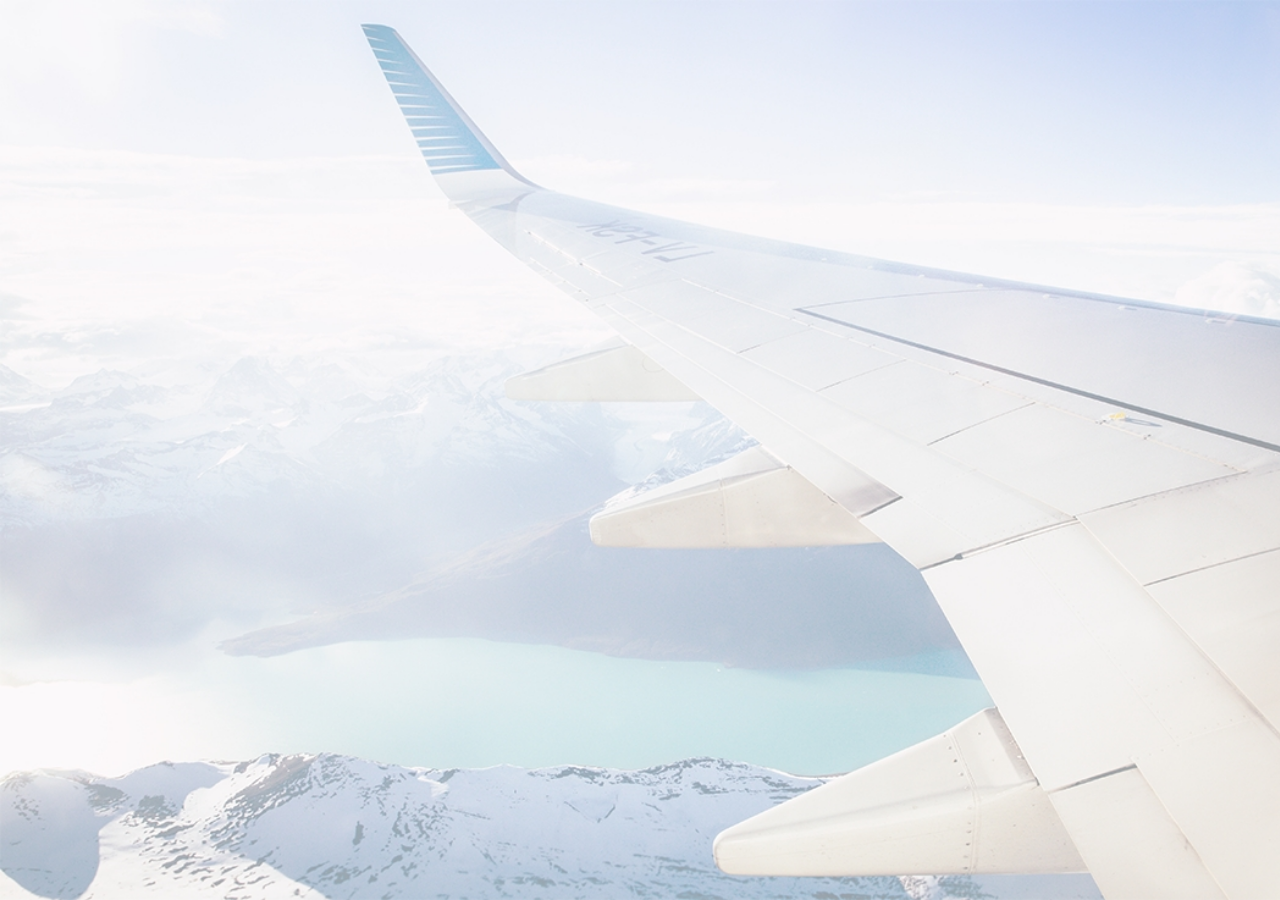
<file: index.html>
<!DOCTYPE html>
<html lang="ru">
<head>
    <meta charset="UTF-8">
    <meta name="viewport" content="width=device-width, initial-scale=1.0">
    <meta http-equiv="X-UA-Compatible" content="ie=edge">
    <link rel="stylesheet" type="text/css" href="./css/style.css">
    <link rel="stylesheet" type="text/css" href="/css/layout/normalize.css">
    <link rel="shortcut icon" type="image/png" href="./img/favicon.ico"/>
    <title>Airplanet</title>
</head>
<body>
    <div class="intro">
        <div class="intro__animation">
            <div class="intro-logo bounce">
                <a class="intro__logo-link" href="main.html">
                    <img class="intro__logo-img" src="./img/logo_intro.png" alt="Логотип Airplanet">
                </a>
                <a class="intro__logo-button" href="main.html">Перейти на сайт</a>
                
            </div>
        </div>
    </div>
    
</body>
</html>
</file>
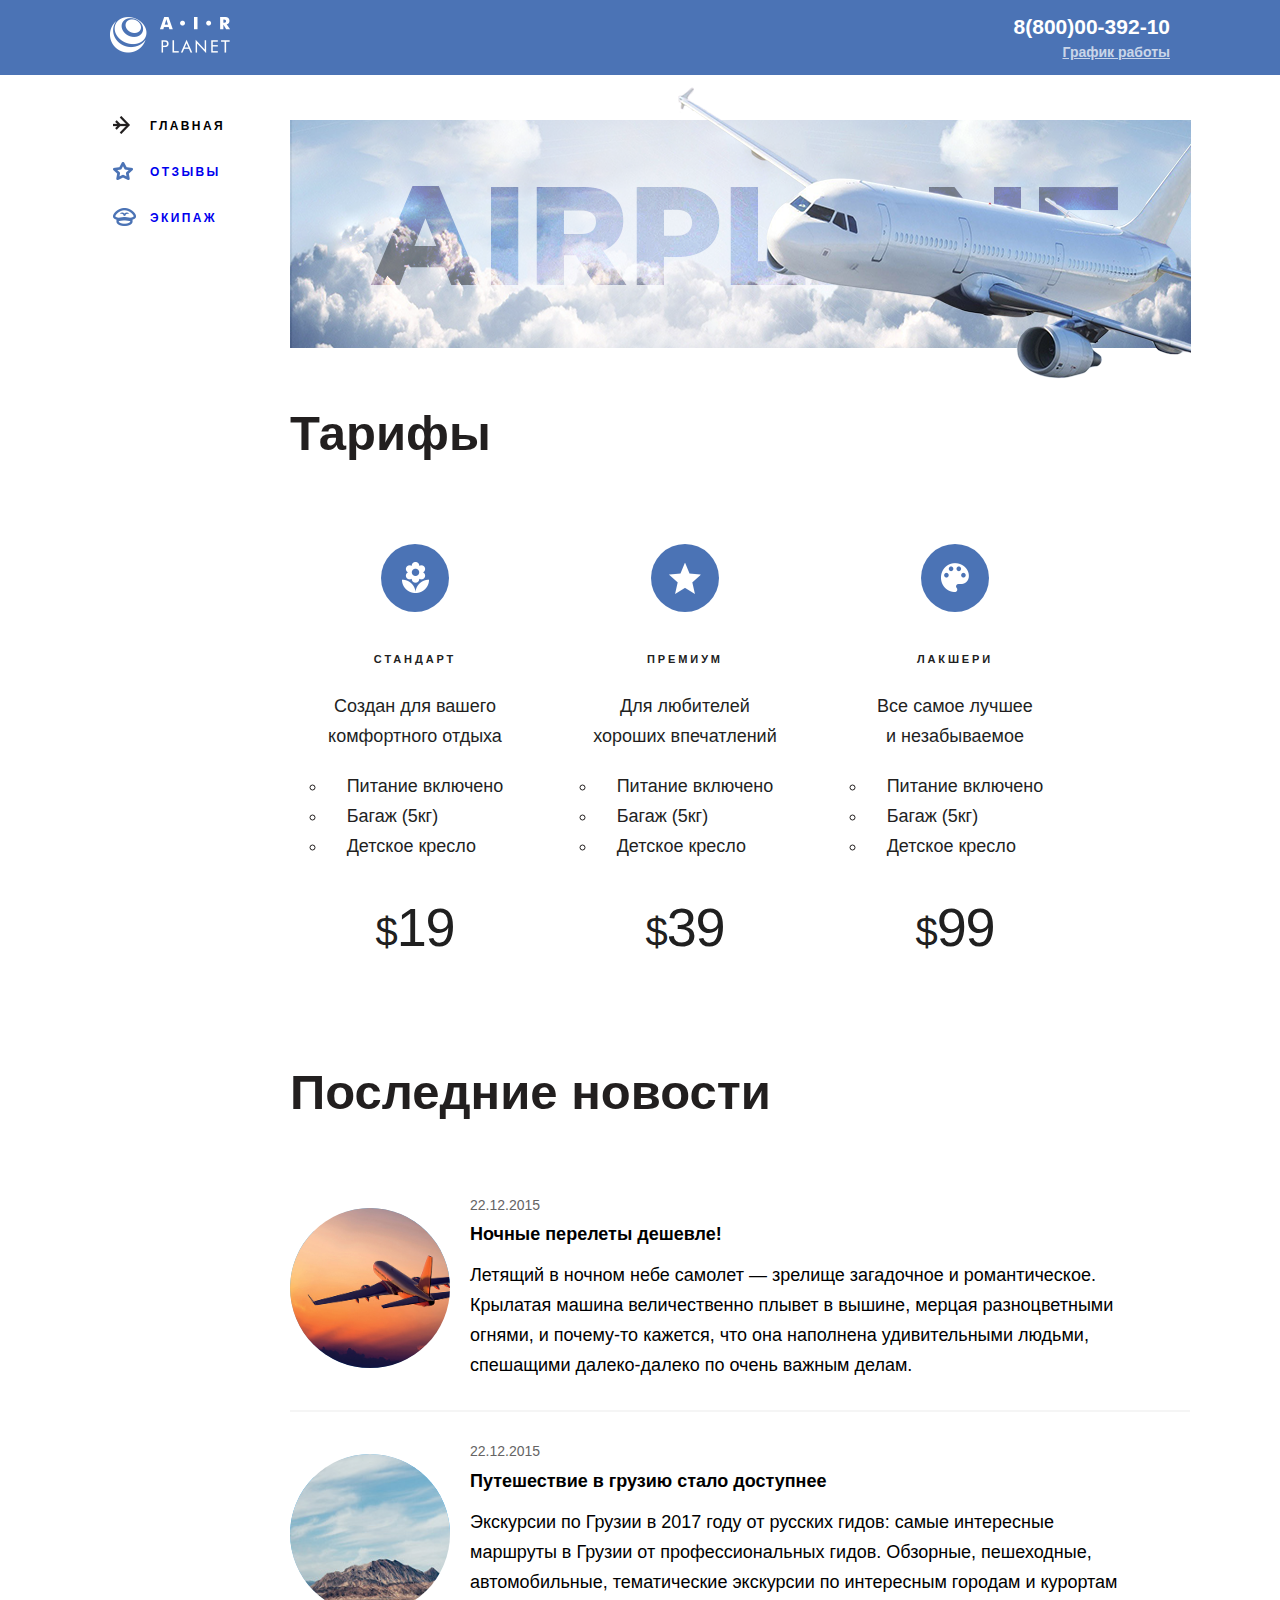
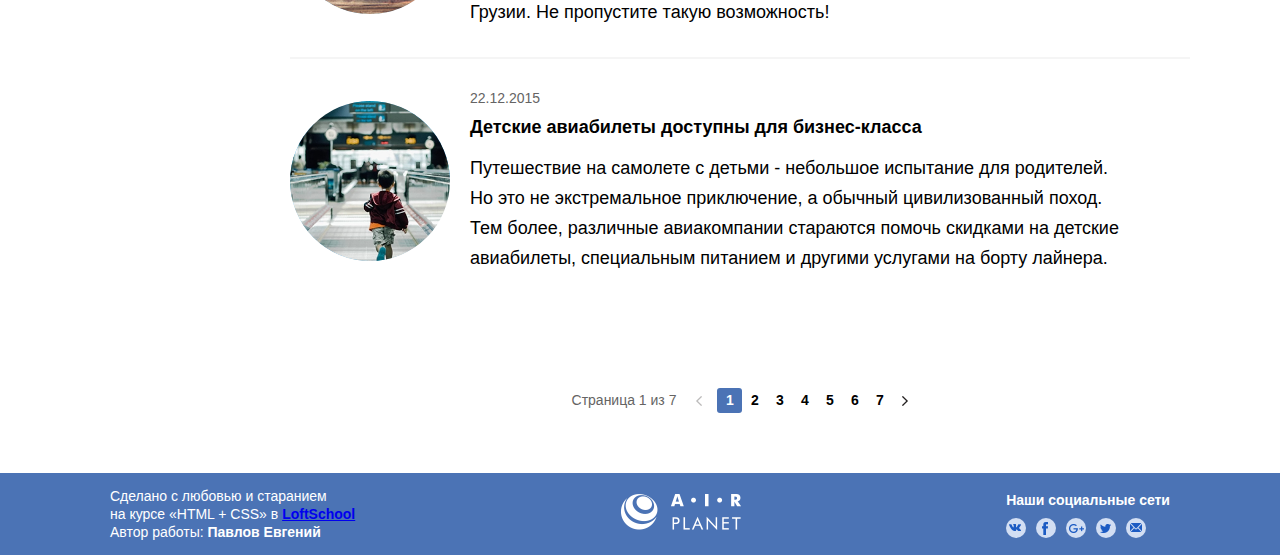
<file: main.html>
<!DOCTYPE html>
<html lang="ru">

<head>
    <meta charset="UTF-8">
    <meta name="viewport" content="width=device-width, initial-scale=1.0">
    <meta http-equiv="X-UA-Compatible" content="ie=edge">
    <link rel="stylesheet" type="text/css" href="./css/layout/normalize.css">
    <link rel="stylesheet" type="text/css" href="./css/style.css">
    <link rel="shortcut icon" type="image/png" href="./img/favicon.ico">
    <title>Airplanet</title>
</head>

<body>
    <div class="wrapper">
        <header class="header">
            <div class="conteiner">
                <!-- Лого шапки -->
                <div class="logo">
                    <a class="logo__link">
                        <img class="logo__img" src="./img/logo_header.png" alt="Логотип">
                    </a>
                </div>
                <!-- Закрытие лого шапки -->
                <!-- Контакты шапки -->
                <div class="header__contacts">
                    <address class="header__phone"><a href="tel:+88000039210">8(800)00-392-10</a></address>
                    <div class="header__work-time">График работы
                        <div class="header__dropdown">
                            <span class="header__week">пн-вс: 09-00-20:00</span>
                            <span class="header__dinner">обед: 14:00-14:30</span>
                        </div>
                    </div>
                    
                </div>
                <!--Закрытие контактов -->
            </div>
        </header>
        <main class="main">
        <div class="conteiner">
            <aside class="sidebar">
                <nav class="nav">
                    <ul class="nav__list">
                        <li class="nav__item"><a class="nav__link nav__link--active">Главная</a></li>
                        <li class="nav__item"><a class="nav__link" href="reviews.html">Отзывы</a></li>
                        <li class="nav__item"><a class="nav__link" href="team.html">Экипаж</a></li>
                    </ul>
                </nav>
            </aside>
          
                <h1 class="visually__hidden">Авиакомпания Airplanet</h1>
                <div class="main__conteiner">
                    <div class="main__img">
                        <img class="main__banner" src="./img/Photo.png" alt="Баннер Airplanet">
                    </div>
                    <!--Тарифы -->
                    <section class="tariffs">
                        <h2 class="title">Тарифы</h2>
                        <ul class="tariffs__conteiner">
                            
                            <li class="tariffs__item">
                                <div class="tariffs__icon tariffs__icon--flower">
                                </div>
                                <h3 class="tariffs__title">Стандарт</h3>
                                <p class="tariffs__subtitle">Создан для вашего <br> комфортного отдыха</p>
                                <ul class="tariffs__list">
                                    <li class="tariffs_list--item">Питание включено</li>
                                    <li class="tariffs_list--item">Багаж (5кг)</li>
                                    <li class="tariffs_list--item">Детское кресло</li>
                                </ul>
                                <span class="tariffs__price">19</span>
                            </li>
                            <li class="tariffs__item">
                                <div class="tariffs__icon tariffs__icon--star">
                                </div>
                                <h3 class="tariffs__title">Премиум</h3>
                                <p class="tariffs__subtitle">Для любителей<br> хороших впечатлений</p>
                                <ul class="tariffs__list">
                                    <li class="tariffs_list--item">Питание включено</li>
                                    <li class="tariffs_list--item">Багаж (5кг)</li>
                                    <li class="tariffs_list--item">Детское кресло</li>
                                </ul>
                                <span class="tariffs__price">39</span>
                            </li>
                            <li class="tariffs__item">
                                <div class="tariffs__icon tariffs__icon--paint">
                                </div>
                                <h3 class="tariffs__title">Лакшери</h3>
                                <p class="tariffs__subtitle">Все самое лучшее<br> и незабываемое</p>
                                <ul class="tariffs__list">
                                    <li class="tariffs_list--item">Питание включено</li>
                                    <li class="tariffs_list--item">Багаж (5кг)</li>
                                    <li class="tariffs_list--item">Детское кресло</li>
                                </ul>
                                <span class="tariffs__price">99</span>
                            </li>
                        </ul>
                    </section>
                    <!-- Закрытие тарифов -->
                    
                    <section class="news-and-reviews">
                        <h2 class="title">Последние новости</h2>
                            <ul class="news-and-reviews__list">
                                <li class="news-and-reviews__item">
                                    <div class="news-and-reviews__photo">
                                        <img class="news-and-reviews__avatar" src="./img/photo-1.jpg" alt="Самолёт">
                                    </div>
                                    <div class="news-and-reviews__block">
                                        <time class="news-and-reviews__time datetime="2015-12-22">22.12.2015</time>
                                        <h3 class="news-and-reviews__title">Ночные перелеты дешевле!</h3>
                                        <p class="news-and-reviews__text"> Летящий в ночном небе самолет
                                            — зрелище загадочное и романтическое. Крылатая машина величественно
                                            плывет в вышине, мерцая разноцветными огнями, и почему-то кажется, что она наполнена
                                            удивительными людьми, спешащими далеко-далеко
                                            по очень важным делам.
                                        </p>

                                    </div>
                                </li>
                            <!-- News-item-end -->
                        
                                <li class="news-and-reviews__item">
                                    <div class="news-and-reviews__photo">
                                        <img class="news-and-reviews__avatar" src="./img/photo-2.jpg" alt="Горы">
                                    </div>
                                    <div class="news-and-reviews__block">
                                        <time class="news-and-reviews__time datetime="2015-12-22">22.12.2015</time>
                                        <h3 class="news-and-reviews__title">Путешествие в грузию стало доступнее</h3>
                                        <p class="news-and-reviews__text"> Экскурсии по Грузии в 2017 году от русских гидов:
                                            самые интересные маршруты в Грузии от профессиональных гидов. Обзорные, пешеходные,
                                            автомобильные,
                                            тематические экскурсии по интересным городам и курортам Грузии. Не пропустите такую
                                            возможность!
                                        </p>

                                    </div>

                                </li>
                            <!-- News-item-end -->
                                <li class="news-and-reviews__item">
                                    <div class="news-and-reviews__photo">
                                        <img class="news-and-reviews__avatar" src="./img/photo-3.jpg" alt="Аэропорт">
                                    </div>
                                    <div class="news-and-reviews__block">
                                        <time class="news-and-reviews__time datetime="2015-12-22">22.12.2015</time>
                                        <h3 class="news-and-reviews__title">Детские авиабилеты доступны для бизнес-класса</h3>
                                        <p class="news-and-reviews__text">
                                            Путешествие на самолете с детьми - небольшое испытание для родителей.
                                            Но это не экстремальное приключение, а обычный цивилизованный поход.
                                            Тем более, различные авиакомпании стараются помочь скидками на детские авиабилеты,
                                            специальным питанием и другими услугами на борту лайнера.
                                        </p>
                                    </div>
                                </li>
                                <!-- News-item-end -->
                        </ul>
                    </section>
                        <!-- News-end -->
                    <div class="pagination">
                        <!-- Пагинация -->
                        <div class="pagination__title">
                            <p>Страница 1 из 7</p>
                        </div>
                        <div class="pagination__arrow--back"></div>
                        <ul class="pagination__list">
                            <li class="pagination__item pagination__item--active"> <a class="pagination__link pagination__link--active" href="#">1</a></li>
                            <li class="pagination__item"><a class="pagination__link" href="#">2</a></li>
                            <li class="pagination__item"><a class="pagination__link" href="#">3</a></li>
                            <li class="pagination__item"><a class="pagination__link" href="#">4</a></li>
                            <li class="pagination__item"><a class="pagination__link" href="#">5</a></li>
                            <li class="pagination__item"><a class="pagination__link" href="#">6</a></li>
                            <li class="pagination__item"><a class="pagination__link" href="#">7</a></li>
                        </ul>
                    </div>
        
        </div>
        <!-- Main-conteiner -->
        </div>
        </main>

    
    
    <!-- Main-conteiner-end -->
        <footer class="footer">
            <div class="conteiner">
                <p class="footer__about">
                    Сделано с любовью и старанием<br>
                    на курсе «HTML + CSS» в <a class="footer_about--link"
                        href="https://loftschool.com">LoftSchool</a><br>
                    Автор работы:<span class="footer__about--name"> Павлов Евгений</span>
                </p>
                <div class="logo">
                    <a class="logo__link"><img class="logo__img" src="./img/logo_header.png" alt="Airplanet"></a>
                </div>
                <div class="social">
                    <h4 class="social__title">Наши социальные сети</h4>
                        <ul class="social__list">
                            <li class="social__item "><a class="social__link social__link--vk" href="#"></a></li>
                            <li class="social__item "><a class="social__link social__link--facebook" href="#"></a></li>
                            <li class="social__item "><a class="social__link social__link--google" href="#"></a></li>
                            <li class="social__item "><a class="social__link social__link--twitter" href="#"></a></li>
                            <li class="social__item "><a class="social__link social__link--mail" href="#"></a></li>
                        </ul>
                </div>
            </div>
        </footer>
    </div>
    <!---conteiner-end -->

<!-- Wrapper-end -->
</body>

</html>
</file>
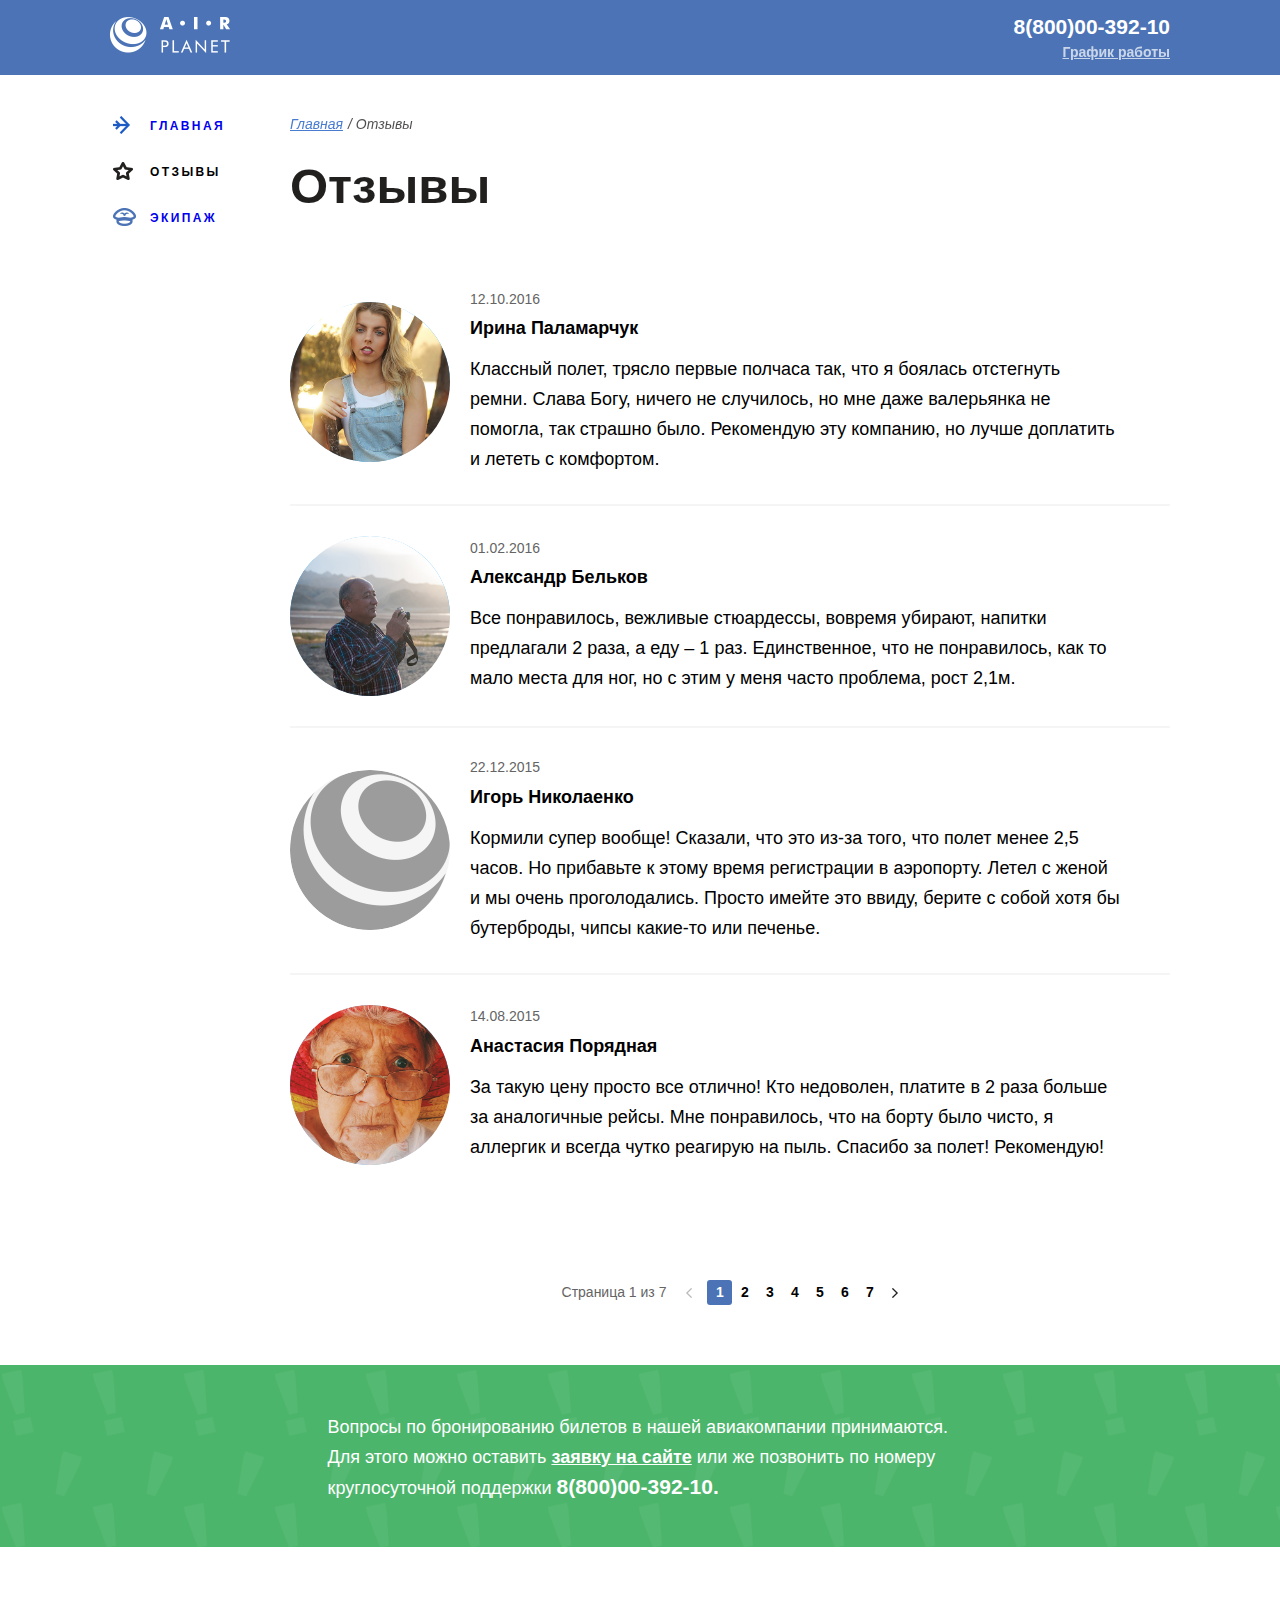
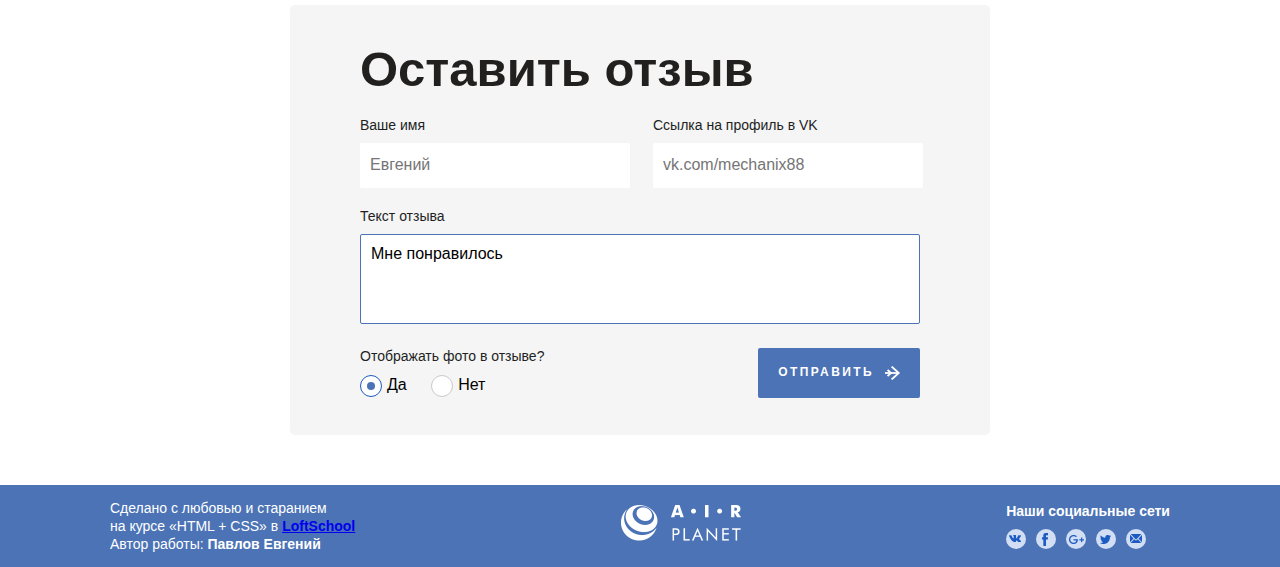
<file: reviews.html>
<!DOCTYPE html>
<html lang="ru">

<head>
    <meta charset="UTF-8">
    <meta name="viewport" content="width=device-width, initial-scale=1.0">
    <meta http-equiv="X-UA-Compatible" content="ie=edge">
    <link rel="stylesheet" type="text/css" href="./css/style.css">
    <link rel="stylesheet" type="text/css" href="./css/layout/normalize.css">
    <link rel="shortcut icon" type="image/png" href="./img/favicon.ico"/>
    <title>Airplanet</title>
</head>

<body>
    <div class="wrapper">
        <header class="header">
            <div class="conteiner">
                <!-- Лого шапки -->
                <div class="logo">
                    <a class="logo__link" href="main.html">
                        <img class="logo__img" src="./img/logo_header.png" alt="Логотип">
                    </a>
                </div>
                <!-- Закрытие лого шапки -->
                <!-- Контакты шапки -->
                <div class="header__contacts">
                    <address class="header__phone"><a href="tel:+88000039210">8(800)00-392-10</a></address>
                    <div  class="header__work-time">График работы
                        <div class="header__dropdown">
                            <span class="header__week">пн-вс: 09-00-20:00</span>
                            <span class="header__dinner">обед: 14:00-14:30</span>
                        </div>
                    </div>
                </div>
                <!--Закрытие контактов -->
            </div>
        </header>
        <main class="main">
            <div class="conteiner">
                <aside class="sidebar">
                    <nav class="nav">
                        <ul class="nav__list">
                            <li class="nav__item"><a class="nav__link " href="main.html">Главная</a></li>
                            <li class="nav__item"><a class="nav__link nav__link--active">Отзывы</a></li>
                            <li class="nav__item"><a class="nav__link " href="team.html">Экипаж</a></li>
                        </ul>
                    </nav>
                </aside>
                <div class="main__conteiner">
                    <ul class="breadcrumbs">
                        <li class="breadcrumbs__list"><a class="breadcrumbs__link" href="main.html">Главная</a></li>
                        <li class="breadcrumbs__list"><a class="breadcrumbs__link breadcrumbs__link--active">/
                                Отзывы</a></li>
                    </ul>

                    <section class="news-and-reviews">
                        <h1 class="title">Отзывы</h1>
                        <ul class="news-and-reviews__list news-and-reviews--reviews">
                            <li class="news-and-reviews__item">
                                <div class="news-and-reviews__photo">
                                    <img class="news-and-reviews__avatar" src="./img/reviews-img-1.jpg" alt="Самолёт">
                                </div>
                                <div class="news-and-reviews__block">
                                    <time class="news-and-reviews__time datetime=" 2016-10-12">12.10.2016</time>
                                    <h3 class="news-and-reviews__title">Ирина Паламарчук</h3>
                                    <p class="news-and-reviews__text"> Классный полет, трясло первые полчаса так, что я
                                        боялась отстегнуть ремни. Слава Богу, ничего не случилось, но мне даже
                                        валерьянка не помогла, так страшно было. Рекомендую эту компанию, но лучше
                                        доплатить и лететь с комфортом.
                                    </p>

                                </div>
                            </li>
                            <!-- News-item-end -->

                            <li class="news-and-reviews__item">
                                <div class="news-and-reviews__photo">
                                    <img class="news-and-reviews__avatar" src="./img/reviews-img-2.jpg" alt="Горы">
                                </div>
                                <div class="news-and-reviews__block">
                                    <time class="news-and-reviews__time datetime=" 2015-02-01">01.02.2016</time>
                                    <h3 class="news-and-reviews__title">Александр Бельков</h3>
                                    <p class="news-and-reviews__text"> Все понравилось, вежливые стюардессы, вовремя
                                        убирают, напитки предлагали 2 раза, а еду – 1 раз. Единственное, что не
                                        понравилось, как то мало места для ног, но с этим у меня часто проблема, рост
                                        2,1м.
                                    </p>

                                </div>

                            </li>
                            <!-- News-item-end -->
                            <li class="news-and-reviews__item">
                                <div class="news-and-reviews__photo news-and-reviews__photo--empty-photo">
                                </div>
                                <div class="news-and-reviews__block">
                                    <time class="news-and-reviews__time datetime=" 2015-12-22">22.12.2015</time>
                                    <h3 class="news-and-reviews__title">Игорь Николаенко</h3>
                                    <p class="news-and-reviews__text">
                                        Кормили супер вообще! Сказали, что это из-за того, что полет менее 2,5 часов. Но
                                        прибавьте к этому время регистрации в аэропорту. Летел с женой и мы очень
                                        проголодались. Просто имейте это ввиду, берите с собой хотя бы бутерброды, чипсы
                                        какие-то или печенье.
                                    </p>
                                </div>
                            </li>
                            <li class="news-and-reviews__item">
                                <div class="news-and-reviews__photo">
                                    <img class="news-and-reviews__avatar" src="./img/reviews-img-4.jpg" alt="Аэропорт">
                                </div>
                                <div class="news-and-reviews__block">
                                    <time class="news-and-reviews__time datetime=" 2015-08-14">14.08.2015</time>
                                    <h3 class="news-and-reviews__title">Анастасия Порядная</h3>
                                    <p class="news-and-reviews__text">
                                        За такую цену просто все отлично! Кто недоволен, платите в 2 раза больше за
                                        аналогичные рейсы. Мне понравилось, что на борту было чисто, я аллергик и всегда
                                        чутко реагирую на пыль. Спасибо за полет! Рекомендую!
                                    </p>
                                </div>
                            </li>
                        </ul>
                    </section>
                    <div class="pagination">
                        <!-- Пагинация -->
                        <div class="pagination__title">
                            <p>Страница 1 из 7</p>
                        </div>
                        <div class="pagination__arrow--back"></div>
                        <ul class="pagination__list">
                            <li class="pagination__item pagination__item--active"> <a
                                    class="pagination__link pagination__link--active" href="#">1</a></li>
                            <li class="pagination__item"><a class="pagination__link" href="#">2</a></li>
                            <li class="pagination__item"><a class="pagination__link" href="#">3</a></li>
                            <li class="pagination__item"><a class="pagination__link" href="#">4</a></li>
                            <li class="pagination__item"><a class="pagination__link" href="#">5</a></li>
                            <li class="pagination__item"><a class="pagination__link" href="#">6</a></li>
                            <li class="pagination__item"><a class="pagination__link" href="#">7</a></li>
                        </ul>
                    </div>
                </div>
            </div>
            <section class="booking">
                <p class="booking__text"> Вопросы по бронированию билетов в нашей авиакомпании принимаются.
                    Для этого можно оставить <a class="booking__link" href="#">заявку на сайте</a> или же позвонить по
                    номеру круглосуточной поддержки <a class="header__phone"
                        href="tel:+88000039210">8(800)00-392-10.</a></p>
            </section>

            <div class="conteiner">
                <section class="reviews">
                    <div class="review__block">
                        <h2 class="title">Оставить отзыв</h2>
                        <form action="#" class="form reviews__form">
                            <div class="form__row">
                                <div class="form__group">
                                    <label for="name" class="form__label">Ваше имя</label>
                                    <input id="name" placeholder="Евгений" class="form__input" type="text">

                                </div>
                                <div class="form__group">
                                    <label for="vk" class="form__label">Ссылка на профиль в VK</label>
                                    <input id="vk" placeholder="vk.com/mechanix88" class="form__input" type="text">
                                </div>
                            </div>

                            <div class="form__row">
                                <div class="form__group">
                                    <label class="form__label">Текст отзыва</label>
                                    <textarea class="form__text">Мне понравилось</textarea>

                                </div>
                            </div>


                            <div class="form__radio-row">
                                <div class="form__radio">
                                    <p class="form__question">Отображать фото в отзыве?</p>
                                    <input class="form__radio-input" id="yes" type="radio" name="review" checked><label
                                        class="form__radio-label" for="yes" tabindex="0">Да</label>
                                    <input class="form__radio-input" id="no" type="radio" name="review" tabindex="0"><label
                                        class="form__radio-label" for="no" tabindex="0">Нет</label>
                                </div>
                                <button class="button" type="submit">Отправить</button>



                            </div>
                        </form>
                    </div>
                </section>
            </div>                   
        </main>
    <footer class="footer">
        <div class="conteiner">
            <p class="footer__about">
                Сделано с любовью и старанием<br>
                на курсе «HTML + CSS» в <a class="footer_about--link" href="https://loftschool.com">LoftSchool</a><br>
                Автор работы:<span class="footer__about--name"> Павлов Евгений</span>
            </p>
            <div class="logo">
                <a class="logo__link" href="main.html"><img class="logo__img" src="./img/logo_header.png"
                        alt="Airplanet"></a>
            </div>
            <div class="social">
                <h4 class="social__title">Наши социальные сети</h4>
                <ul class="social__list">
                    <li class="social__item "><a class="social__link social__link--vk" href="#"></a></li>
                    <li class="social__item "><a class="social__link social__link--facebook" href="#"></a></li>
                    <li class="social__item "><a class="social__link social__link--google" href="#"></a></li>
                    <li class="social__item "><a class="social__link social__link--twitter" href="#"></a></li>
                    <li class="social__item "><a class="social__link social__link--mail" href="#"></a></li>
                </ul>
            </div>
        </div>
    </footer>

    <!-- Main-conteiner-end -->
    </div>
    <!-- Wrapper-end -->
</body>

</html>
</file>
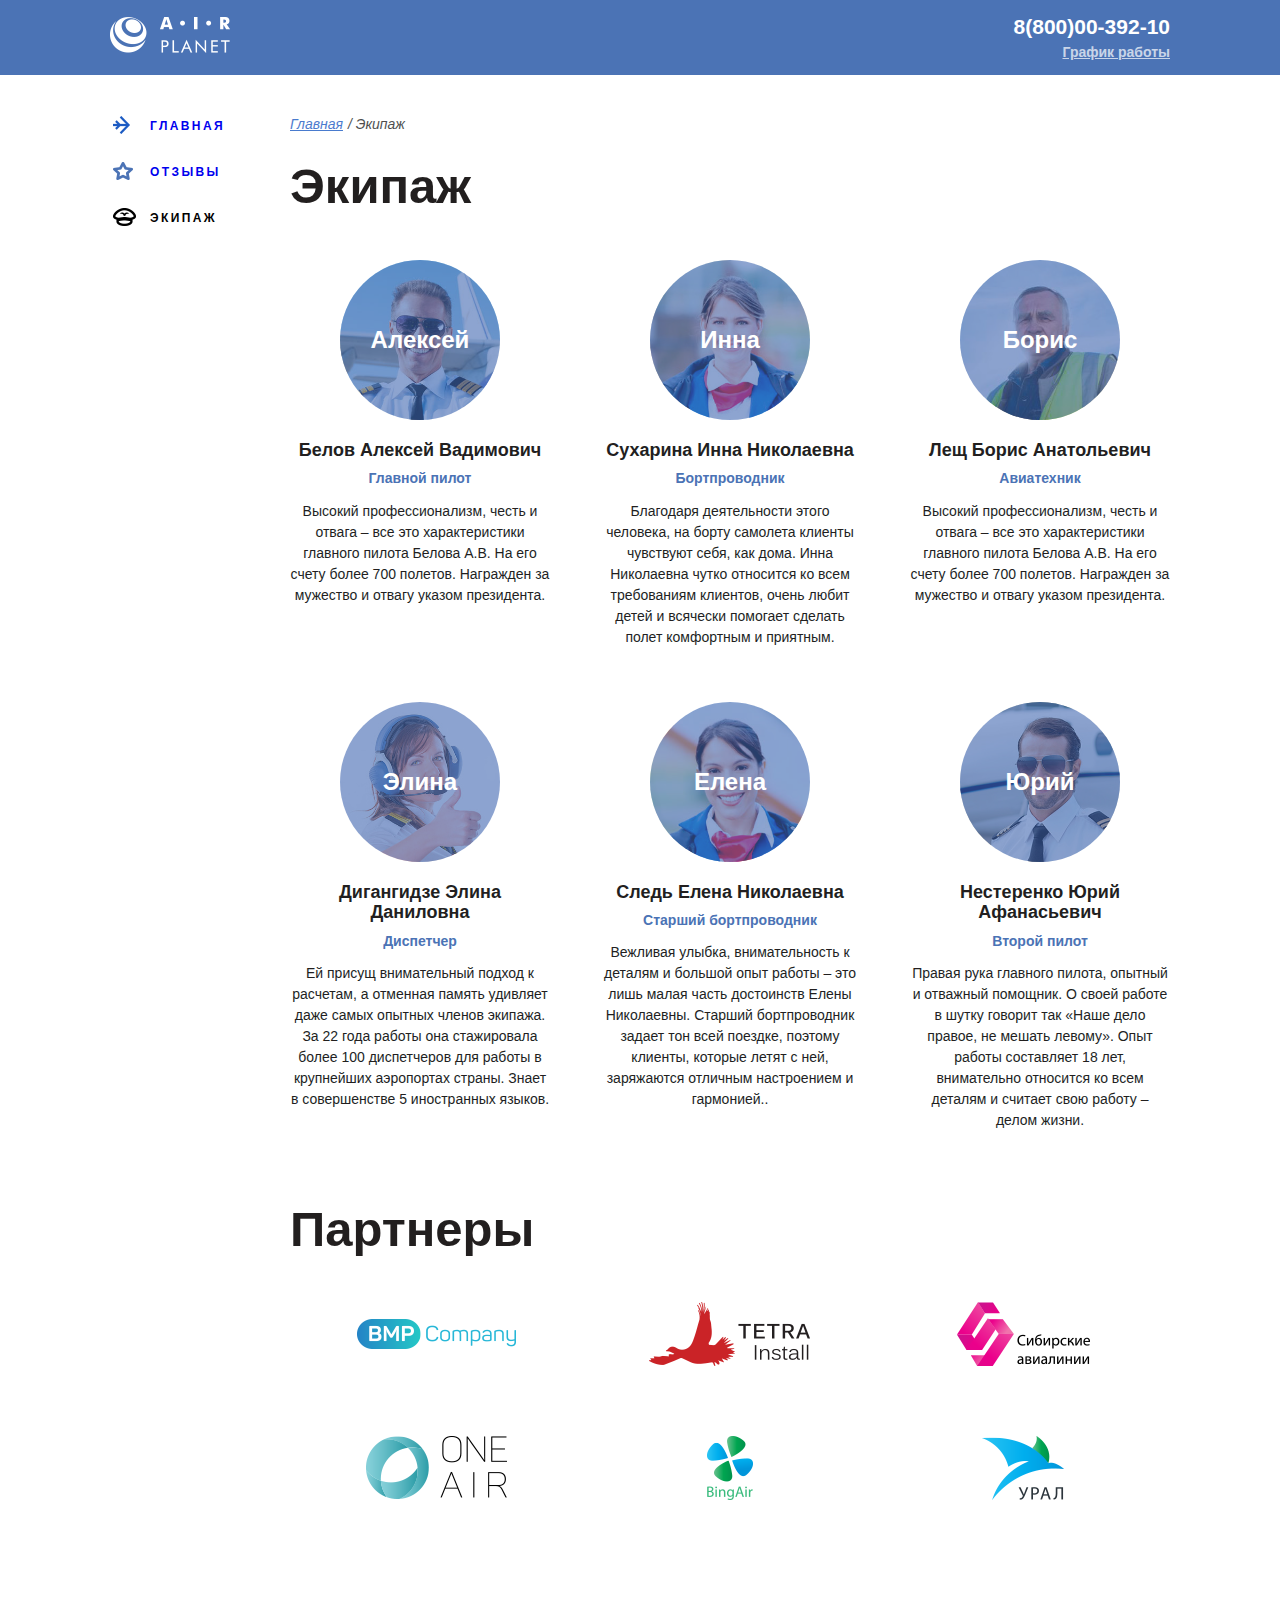
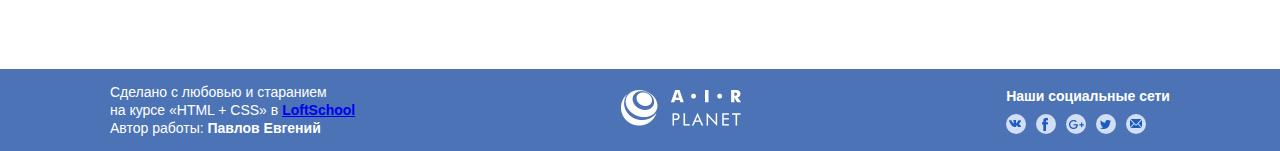
<file: team.html>
<!DOCTYPE html>
<html lang="ru">

<head>
    <meta charset="UTF-8">
    <meta name="viewport" content="width=device-width, initial-scale=1.0">
    <meta http-equiv="X-UA-Compatible" content="ie=edge">
    <link rel="stylesheet" type="text/css" href="./css/style.css">
    <link rel="stylesheet" type="text/css" href="./css/layout/normalize.css">
    <link rel="shortcut icon" type="image/png" href="./img/favicon.ico"/>
    <title>Airplanet</title>
</head>

<body>
    <div class="wrapper">
        <header class="header">
            <div class="conteiner">
                <!-- Лого шапки -->
                <div class="logo">
                    <a class="logo__link" href="main.html">
                        <img class="logo__img" src="./img/logo_header.png" alt="Логотип">
                    </a>
                </div>
                <!-- Закрытие лого шапки -->
                <!-- Контакты шапки -->
                <div class="header__contacts">
                    <address><a class="header__phone" href="tel:+88000039210">8(800)00-392-10</a></address>
                    <div  class="header__work-time">График работы
                        <div class="header__dropdown">
                            <span class="header__week">пн-вс: 09-00-20:00</span>
                            <span class="header__dinner">обед: 14:00-14:30</span>
                        </div>
                    </div>
                </div>
                <!--Закрытие контактов -->
            </div>
        </header>
    <main class="main">
        <div class="conteiner">
            <aside class="sidebar">
                <nav class="nav">
                    <ul class="nav__list">
                        <li class="nav__item"><a class="nav__link " href="main.html">Главная</a></li>
                        <li class="nav__item"><a class="nav__link" href="reviews.html">Отзывы</a></li>
                        <li class="nav__item"><a class="nav__link nav__link--active" >Экипаж</a></li>
                    </ul>
                </nav>
            </aside>
                <div class="main__conteiner">
                    <ul class="breadcrumbs">
                        <li class="breadcrumbs__list"><a class="breadcrumbs__link" href="main.html">Главная</a></li>
                        <li class="breadcrumbs__list"><a class="breadcrumbs__link breadcrumbs__link--active" >/ Экипаж</a></li>
                    </ul>
                <section class="team">
                    <h1 class="title">Экипаж</h1>
                        <ul class="team__list" >
                            <li class="team__item">
                                <div class="team__img">
                                    <img class="team__avatar" src="./img/Alex.jpg" alt="Главной пилот">
                                    <span class="team__name">Алексей</span>
                                </div>
                                    <h3 class="team__title">Белов Алексей Вадимович</h3>
                                    <h4 class="team__subtitle">Главной пилот</h4>
                                    <p class="team__description"> Высокий профессионализм, честь и отвага – все это характеристики главного пилота Белова А.В. На его счету более 700 полетов. Награжден за мужество и отвагу указом президента.</p>
                            </li>
                            <li class="team__item">
                                    <div class="team__img">
                                        <img class="team__avatar" src="./img/Inna.jpg" alt="Бортпроводник">
                                        <span class="team__name">Инна</span>
                                    </div>
                                        <h3 class="team__title">Сухарина Инна Николаевна</h3>
                                        <h4 class="team__subtitle">Бортпроводник</h4>
                                        <p class="team__description"> Благодаря деятельности этого человека, на борту самолета клиенты чувствуют себя, как дома. 
                                                Инна Николаевна чутко относится ко всем требованиям клиентов, очень любит детей и всячески помогает 
                                                сделать полет комфортным и приятным.</p>
                                </li>
                                <li class="team__item">
                                        <div class="team__img">
                                            <img class="team__avatar" src="./img/Boris.jpg" alt="Авиатехник">
                                            <span class="team__name">Борис</span>
                                        </div>
                                            <h3 class="team__title">Лещ Борис Анатольевич</h3>
                                            <h4 class="team__subtitle">Авиатехник</h4>
                                            <p class="team__description"> Высокий профессионализм, честь и отвага – все это характеристики главного пилота Белова А.В. На его счету более 700 полетов. Награжден за мужество и отвагу указом президента.</p>
                                    </li>
                                    <li class="team__item">
                                            <div class="team__img">
                                                <img class="team__avatar" src="./img/Elina.jpg" alt="Диспетчер">
                                                <span class="team__name">Элина</span>
                                            </div>
                                                <h3 class="team__title">Дигангидзе Элина Даниловна</h3>
                                                <h4 class="team__subtitle">Диспетчер</h4>
                                                <p class="team__description"> Ей присущ внимательный подход к расчетам, а отменная память удивляет даже самых опытных членов экипажа. За 22 года работы она стажировала более 100 диспетчеров для работы в крупнейших аэропортах страны.  Знает в совершенстве 5 иностранных языков.</p>
                                        </li>
                                        <li class="team__item">
                                                <div class="team__img">
                                                    <img class="team__avatar" src="./img/Elena.jpg" alt="Старший бортпроводник">
                                                    <span class="team__name">Елена</span>
                                                </div>
                                                    <h3 class="team__title">Следь Елена Николаевна</h3>
                                                    <h4 class="team__subtitle">Старший бортпроводник</h4>
                                                    <p class="team__description"> Вежливая улыбка, внимательность к деталям и большой опыт работы – это лишь малая часть достоинств Елены Николаевны. Старший бортпроводник задает тон всей поездке, поэтому клиенты, которые летят с ней, заряжаются отличным настроением и гармонией..</p>
                                            </li>
                                            <li class="team__item">
                                                    <div class="team__img">
                                                        <img class="team__avatar" src="./img/Yrii.jpg" alt="Второй пилот">
                                                        <span class="team__name">Юрий</span>
                                                    </div>
                                                        <h3 class="team__title">Нестеренко Юрий Афанасьевич</h3>
                                                        <h4 class="team__subtitle">Второй пилот</h4>
                                                        <p class="team__description"> Правая рука главного пилота, опытный и отважный помощник. О своей работе в шутку говорит так «Наше дело правое, не мешать левому». Опыт работы составляет 18 лет, внимательно относится ко всем деталям и считает свою работу – делом жизни. </p>
                                            </li>
                            </ul>
                </section>
                <section class="partners">
                    <h2 class="title">Партнеры</h2>
                    <ul class="partners__list">
                        <li class="partners__item">
                        <a href="#">   
                            <img class="partners__img" src="./img/partners-active-1.png" alt="Логотип BMP">
                        </a>
                        </li>
                        <li class="partners__item">
                            <a class="partners__link" href="#">
                                <img class="partners__img" src="./img/partners-active-2.png" alt="Логотип Tetra Install"> 
                            </a>
                        </li>
                        <li class="partners__item">
                            <a class="partners__link" href="#">    
                                <img class="partners__img" src="./img/partners-active-3.png" alt="Логотип Сибирские авиалинии">
                            </a>
                        </li>
                        <li class="partners__item">
                            <a class="partners__link" href="#">
                                <img class="partners__img" src="./img/partners-active-4.png" alt="Логотип One Air">
                            </a>
                        </li>
                        <li class="partners__item">
                            <a class="partners__link" href="#">
                                <img class="partners__img" src="./img/partners-active-5.png" alt="Логотип Bing Air">
                            </a>
                        </li>
                        <li class="partners__item">
                            <a class="partners__link" href="#">
                                <img class="partners__img" src="./img/partners-active-6.png" alt="Логотип Урал">
                            </a>
                        </li>
                    </ul>
                    
                </section>
                

                
                </div>
        <!-- Main-conteiner -->
        </main>

    
    <!-- Main-conteiner-end -->
    <footer class="footer">
            <div class="conteiner">
                <p class="footer__about">
                    Сделано с любовью и старанием<br>
                    на курсе «HTML + CSS» в <a class="footer_about--link"
                        href="https://loftschool.com">LoftSchool</a><br>
                    Автор работы:<span class="footer__about--name"> Павлов Евгений</span>
                </p>
                <div class="logo">
                    <a class="logo__link" href="main.html"><img class="logo__img" src="./img/logo_header.png" alt="Airplanet"></a>
                </div>
                <div class="social">
                    <h4 class="social__title">Наши социальные сети</h4>
                        <ul class="social__list">
                            <li class="social__item "><a class="social__link social__link--vk" href="#"></a></li>
                            <li class="social__item "><a class="social__link social__link--facebook" href="#"></a></li>
                            <li class="social__item "><a class="social__link social__link--google" href="#"></a></li>
                            <li class="social__item "><a class="social__link social__link--twitter" href="#"></a></li>
                            <li class="social__item "><a class="social__link social__link--mail" href="#"></a></li>
                        </ul>
                </div>
            </div>
        </footer>
    </div>
    
    <!-- Main-conteiner-end -->

<!-- Wrapper-end -->
</body>

</html>
</file>
<file: css/style.css>
@import url("./layout/fonts.css") ;
@import url("./layout/normalize.css");
@import url("./layout/base.css");
@import url("./blocks/header.css") ;
@import url("./blocks/nav.css");
@import url("./blocks/banner.css");
@import url("./blocks/tariffs.css");
@import url("./blocks/team.css");
@import url("./blocks/pagination.css");
@import url("./blocks/animation.css");
@import url("./blocks/booking.css");
@import url("./blocks/breadcrumbs.css");
@import url("./blocks/footer.css");
@import url("./blocks/partners.css");
@import url("./blocks/social.css");
@import url("./blocks/news-and-reviews.css");
@import url("./blocks/form.css");
</file>
